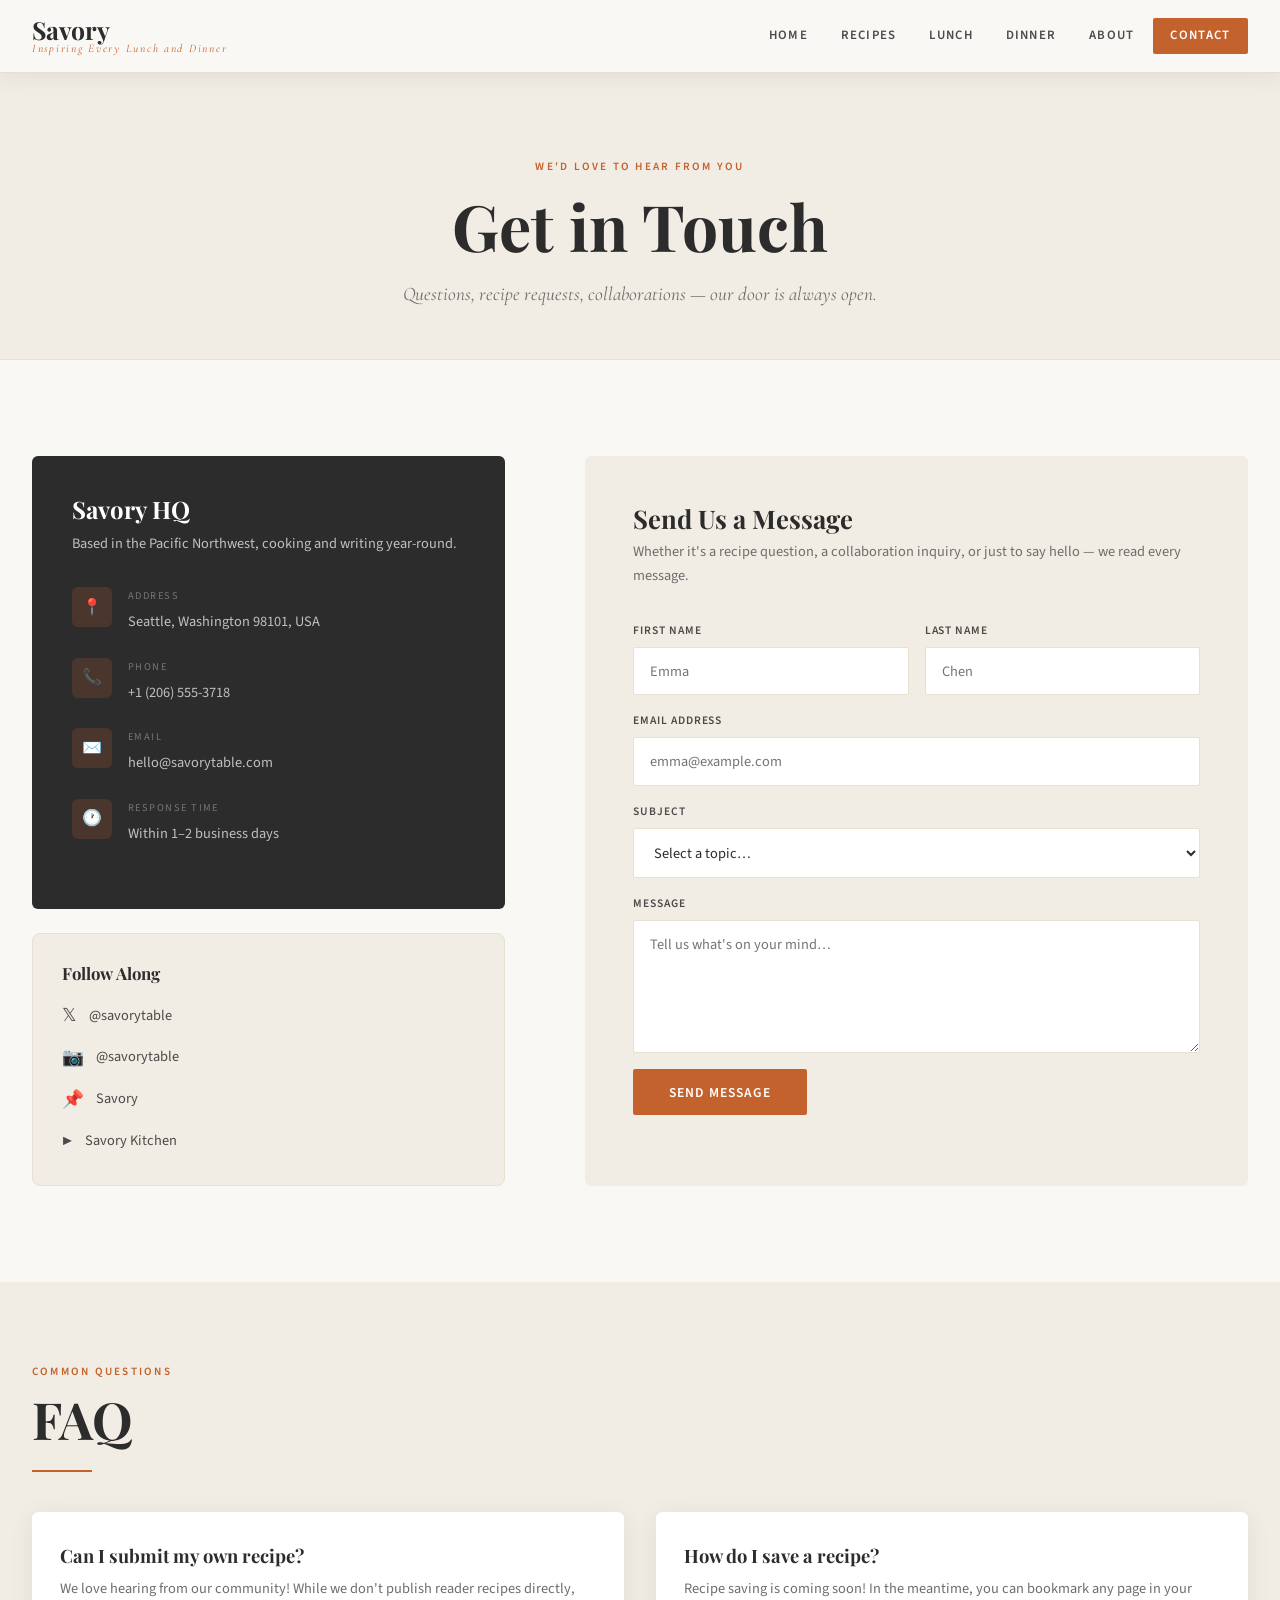
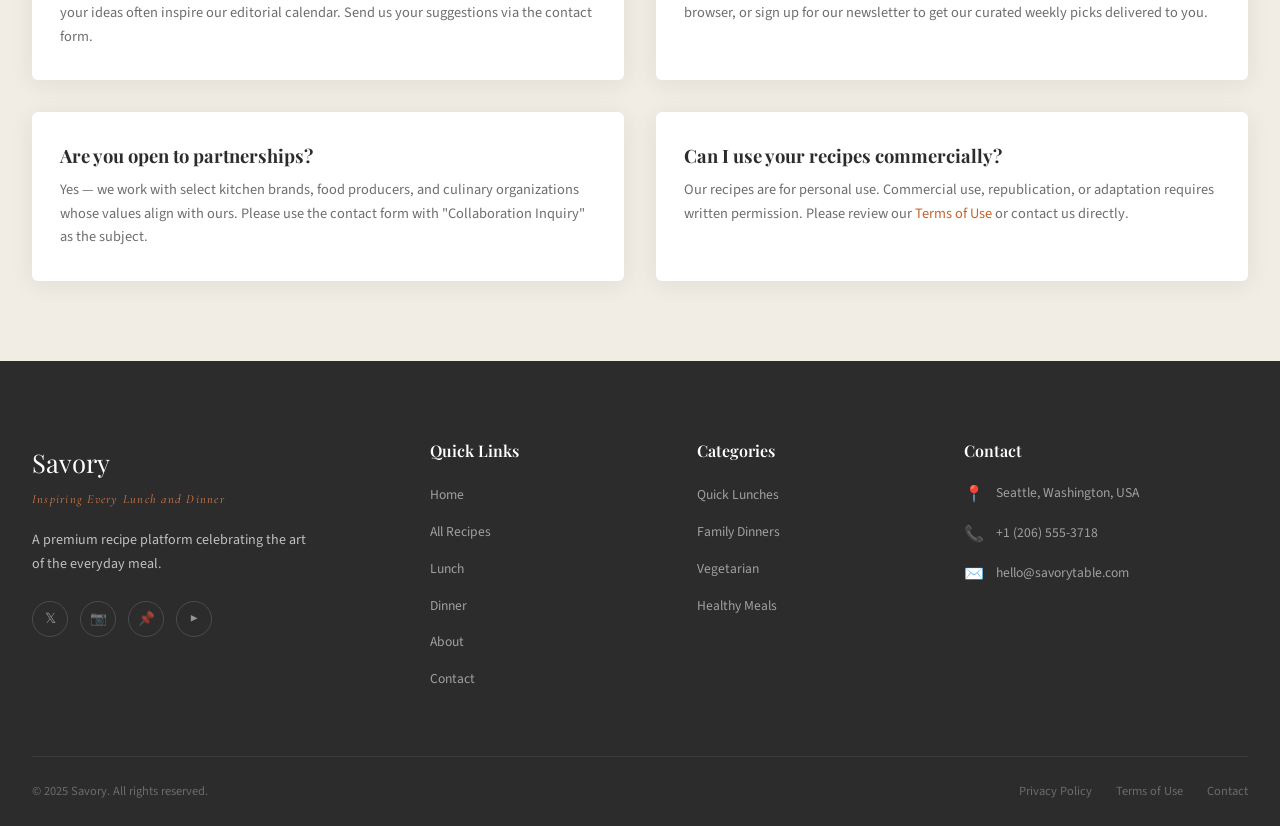
<file: contact.html>
<!DOCTYPE html>
<html lang="en">
<head>
  <meta charset="UTF-8">
  <meta name="viewport" content="width=device-width, initial-scale=1.0">
  <title>Contact — Savory</title>
  <meta name="description" content="Get in touch with the Savory team in Seattle, Washington. We'd love to hear from you.">
  <link rel="icon" href="data:image/svg+xml,<svg xmlns='http://www.w3.org/2000/svg' viewBox='0 0 100 100'><text y='.9em' font-size='90'>🍽</text></svg>">
  <link rel="stylesheet" href="style.css">
</head>
<body class="inner-page">

  <nav id="navbar" class="scrolled">
    <div class="nav-inner">
      <a href="index.html" class="nav-logo">
        <span class="logo-name">Savory</span>
        <span class="logo-tag">Inspiring Every Lunch and Dinner</span>
      </a>
      <div class="nav-links" id="navLinks">
        <a href="index.html">Home</a>
        <a href="recipes.html">Recipes</a>
        <a href="lunch.html">Lunch</a>
        <a href="dinner.html">Dinner</a>
        <a href="about.html">About</a>
        <a href="contact.html" class="active nav-cta">Contact</a>
      </div>
      <button class="nav-toggle" id="navToggle" aria-label="Toggle menu">
        <span></span><span></span><span></span>
      </button>
    </div>
  </nav>

  <!-- Header -->
  <div style="background:var(--cream);padding:5rem 0 3rem;border-bottom:1px solid var(--cream-dark)">
    <div class="container" style="text-align:center">
      <span class="section-label">We'd Love to Hear From You</span>
      <h1 style="font-family:var(--font-display);font-size:clamp(2.5rem,5vw,4rem);margin:0.6rem 0 1rem">Get in Touch</h1>
      <p style="font-family:var(--font-serif);font-style:italic;font-size:1.2rem;color:var(--charcoal-light);max-width:500px;margin:0 auto">Questions, recipe requests, collaborations — our door is always open.</p>
    </div>
  </div>

  <!-- Contact Layout -->
  <div class="container">
    <div class="contact-layout">
      <div>
        <div class="contact-info-card reveal">
          <h3>Savory HQ</h3>
          <p>Based in the Pacific Northwest, cooking and writing year-round.</p>
          <div class="contact-detail">
            <div class="contact-detail-icon">📍</div>
            <div class="contact-detail-text">
              <label>Address</label>
              <span>Seattle, Washington 98101, USA</span>
            </div>
          </div>
          <div class="contact-detail">
            <div class="contact-detail-icon">📞</div>
            <div class="contact-detail-text">
              <label>Phone</label>
              <span>+1 (206) 555-3718</span>
            </div>
          </div>
          <div class="contact-detail">
            <div class="contact-detail-icon">✉️</div>
            <div class="contact-detail-text">
              <label>Email</label>
              <span>hello@savorytable.com</span>
            </div>
          </div>
          <div class="contact-detail">
            <div class="contact-detail-icon">🕐</div>
            <div class="contact-detail-text">
              <label>Response Time</label>
              <span>Within 1–2 business days</span>
            </div>
          </div>
        </div>

        <div style="margin-top:1.5rem;background:var(--cream);border-radius:8px;padding:1.8rem;border:1px solid var(--cream-dark)" class="reveal">
          <h4 style="font-family:var(--font-display);font-size:1.05rem;font-weight:700;margin-bottom:1rem;color:var(--charcoal)">Follow Along</h4>
          <div style="display:flex;flex-direction:column;gap:0.75rem">
            <a href="about.html" style="display:flex;align-items:center;gap:0.75rem;color:var(--charcoal-mid);font-size:0.9rem;transition:color 0.2s" onmouseover="this.style.color='var(--terracotta)'" onmouseout="this.style.color='var(--charcoal-mid)'">
              <span style="font-size:1.1rem">𝕏</span> @savorytable
            </a>
            <a href="about.html" style="display:flex;align-items:center;gap:0.75rem;color:var(--charcoal-mid);font-size:0.9rem;transition:color 0.2s" onmouseover="this.style.color='var(--terracotta)'" onmouseout="this.style.color='var(--charcoal-mid)'">
              <span style="font-size:1.1rem">📷</span> @savorytable
            </a>
            <a href="about.html" style="display:flex;align-items:center;gap:0.75rem;color:var(--charcoal-mid);font-size:0.9rem;transition:color 0.2s" onmouseover="this.style.color='var(--terracotta)'" onmouseout="this.style.color='var(--charcoal-mid)'">
              <span style="font-size:1.1rem">📌</span> Savory
            </a>
            <a href="about.html" style="display:flex;align-items:center;gap:0.75rem;color:var(--charcoal-mid);font-size:0.9rem;transition:color 0.2s" onmouseover="this.style.color='var(--terracotta)'" onmouseout="this.style.color='var(--charcoal-mid)'">
              <span style="font-size:1.1rem">▶</span> Savory Kitchen
            </a>
          </div>
        </div>
      </div>

      <div class="contact-form-box reveal">
        <h3>Send Us a Message</h3>
        <p>Whether it's a recipe question, a collaboration inquiry, or just to say hello — we read every message.</p>
        <form id="contactForm" onsubmit="return false">
          <div class="form-grid">
            <div class="form-group">
              <label for="firstName">First Name</label>
              <input type="text" id="firstName" placeholder="Emma" required>
            </div>
            <div class="form-group">
              <label for="lastName">Last Name</label>
              <input type="text" id="lastName" placeholder="Chen">
            </div>
            <div class="form-group form-full">
              <label for="email">Email Address</label>
              <input type="email" id="email" placeholder="emma@example.com" required>
            </div>
            <div class="form-group form-full">
              <label for="subject">Subject</label>
              <select id="subject">
                <option value="">Select a topic…</option>
                <option>Recipe Question</option>
                <option>Collaboration Inquiry</option>
                <option>Press & Media</option>
                <option>Technical Issue</option>
                <option>General Feedback</option>
                <option>Other</option>
              </select>
            </div>
            <div class="form-group form-full">
              <label for="message">Message</label>
              <textarea id="message" placeholder="Tell us what's on your mind…" rows="5" required></textarea>
            </div>
          </div>
          <button type="submit" class="btn btn-primary">Send Message</button>
        </form>
      </div>
    </div>
  </div>

  <!-- FAQ -->
  <div style="background:var(--cream);padding:5rem 0">
    <div class="container">
      <div class="section-header reveal" style="margin-bottom:2.5rem">
        <span class="section-label">Common Questions</span>
        <h2 class="section-title">FAQ</h2>
        <div class="section-divider"></div>
      </div>
      <div style="display:grid;grid-template-columns:1fr 1fr;gap:2rem">
        <div class="tip-card reveal">
          <h4>Can I submit my own recipe?</h4>
          <p>We love hearing from our community! While we don't publish reader recipes directly, your ideas often inspire our editorial calendar. Send us your suggestions via the contact form.</p>
        </div>
        <div class="tip-card reveal">
          <h4>How do I save a recipe?</h4>
          <p>Recipe saving is coming soon! In the meantime, you can bookmark any page in your browser, or sign up for our newsletter to get our curated weekly picks delivered to you.</p>
        </div>
        <div class="tip-card reveal">
          <h4>Are you open to partnerships?</h4>
          <p>Yes — we work with select kitchen brands, food producers, and culinary organizations whose values align with ours. Please use the contact form with "Collaboration Inquiry" as the subject.</p>
        </div>
        <div class="tip-card reveal">
          <h4>Can I use your recipes commercially?</h4>
          <p>Our recipes are for personal use. Commercial use, republication, or adaptation requires written permission. Please review our <a href="terms.html" style="color:var(--terracotta)">Terms of Use</a> or contact us directly.</p>
        </div>
      </div>
    </div>
  </div>

  <footer>
    <div class="container">
      <div class="footer-grid">
        <div class="footer-brand">
          <span class="logo-name">Savory</span>
          <span class="logo-tag">Inspiring Every Lunch and Dinner</span>
          <p>A premium recipe platform celebrating the art of the everyday meal.</p>
          <div class="footer-social">
            <a href="about.html">𝕏</a><a href="about.html">📷</a><a href="about.html">📌</a><a href="about.html">▶</a>
          </div>
        </div>
        <div class="footer-col">
          <h5>Quick Links</h5>
          <ul>
            <li><a href="index.html">Home</a></li>
            <li><a href="recipes.html">All Recipes</a></li>
            <li><a href="lunch.html">Lunch</a></li>
            <li><a href="dinner.html">Dinner</a></li>
            <li><a href="about.html">About</a></li>
            <li><a href="contact.html">Contact</a></li>
          </ul>
        </div>
        <div class="footer-col">
          <h5>Categories</h5>
          <ul>
            <li><a href="lunch.html">Quick Lunches</a></li>
            <li><a href="dinner.html">Family Dinners</a></li>
            <li><a href="recipes.html">Vegetarian</a></li>
            <li><a href="recipes.html">Healthy Meals</a></li>
          </ul>
        </div>
        <div class="footer-col">
          <h5>Contact</h5>
          <div class="footer-contact">
            <div class="footer-contact-item"><span>📍</span><span>Seattle, Washington, USA</span></div>
            <div class="footer-contact-item"><span>📞</span><span>+1 (206) 555-3718</span></div>
            <div class="footer-contact-item"><span>✉️</span><span>hello@savorytable.com</span></div>
          </div>
        </div>
      </div>
      <div class="footer-bottom">
        <span>© 2025 Savory. All rights reserved.</span>
        <div class="footer-bottom-links">
          <a href="privacy.html">Privacy Policy</a>
          <a href="terms.html">Terms of Use</a>
          <a href="contact.html">Contact</a>
        </div>
      </div>
    </div>
  </footer>

  <div class="toast" id="toast"><span class="toast-icon">✓</span><span class="toast-msg"></span></div>
  <script src="script.js"></script>
</body>
</html>
</file>
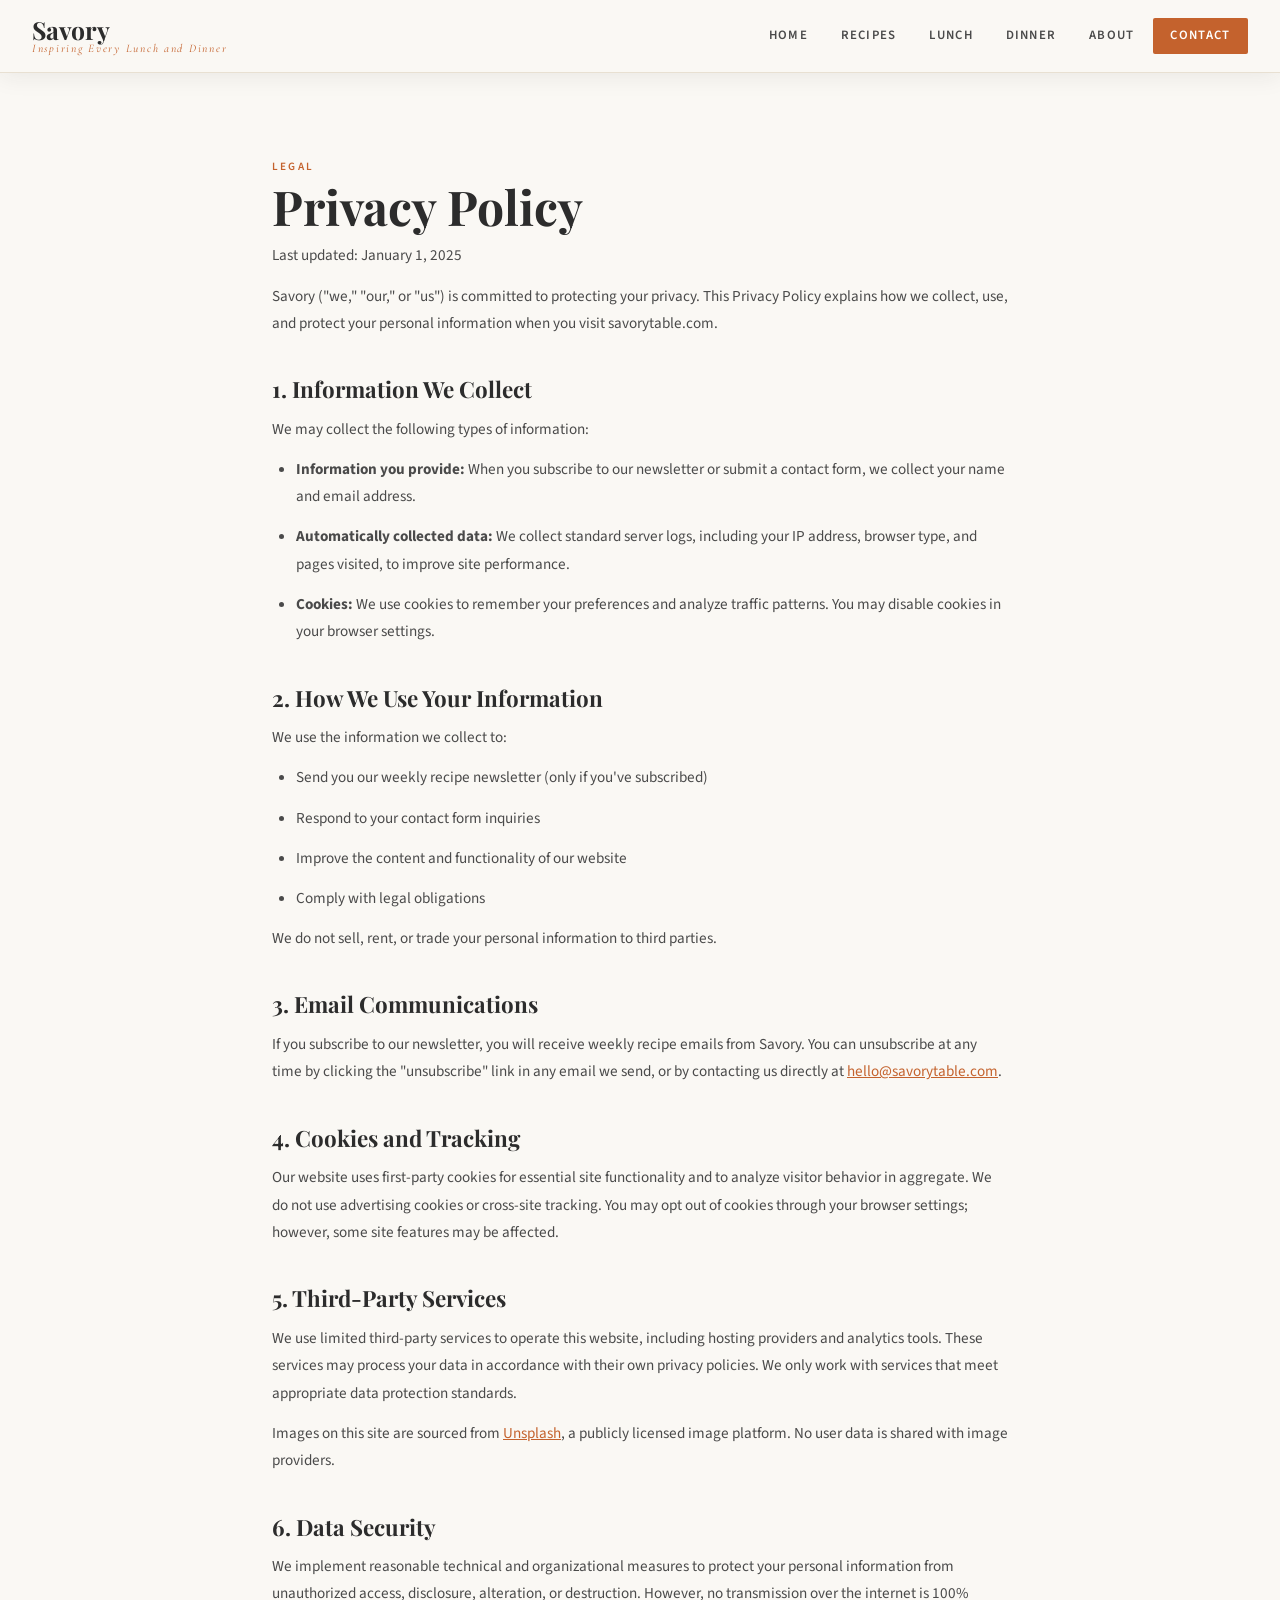
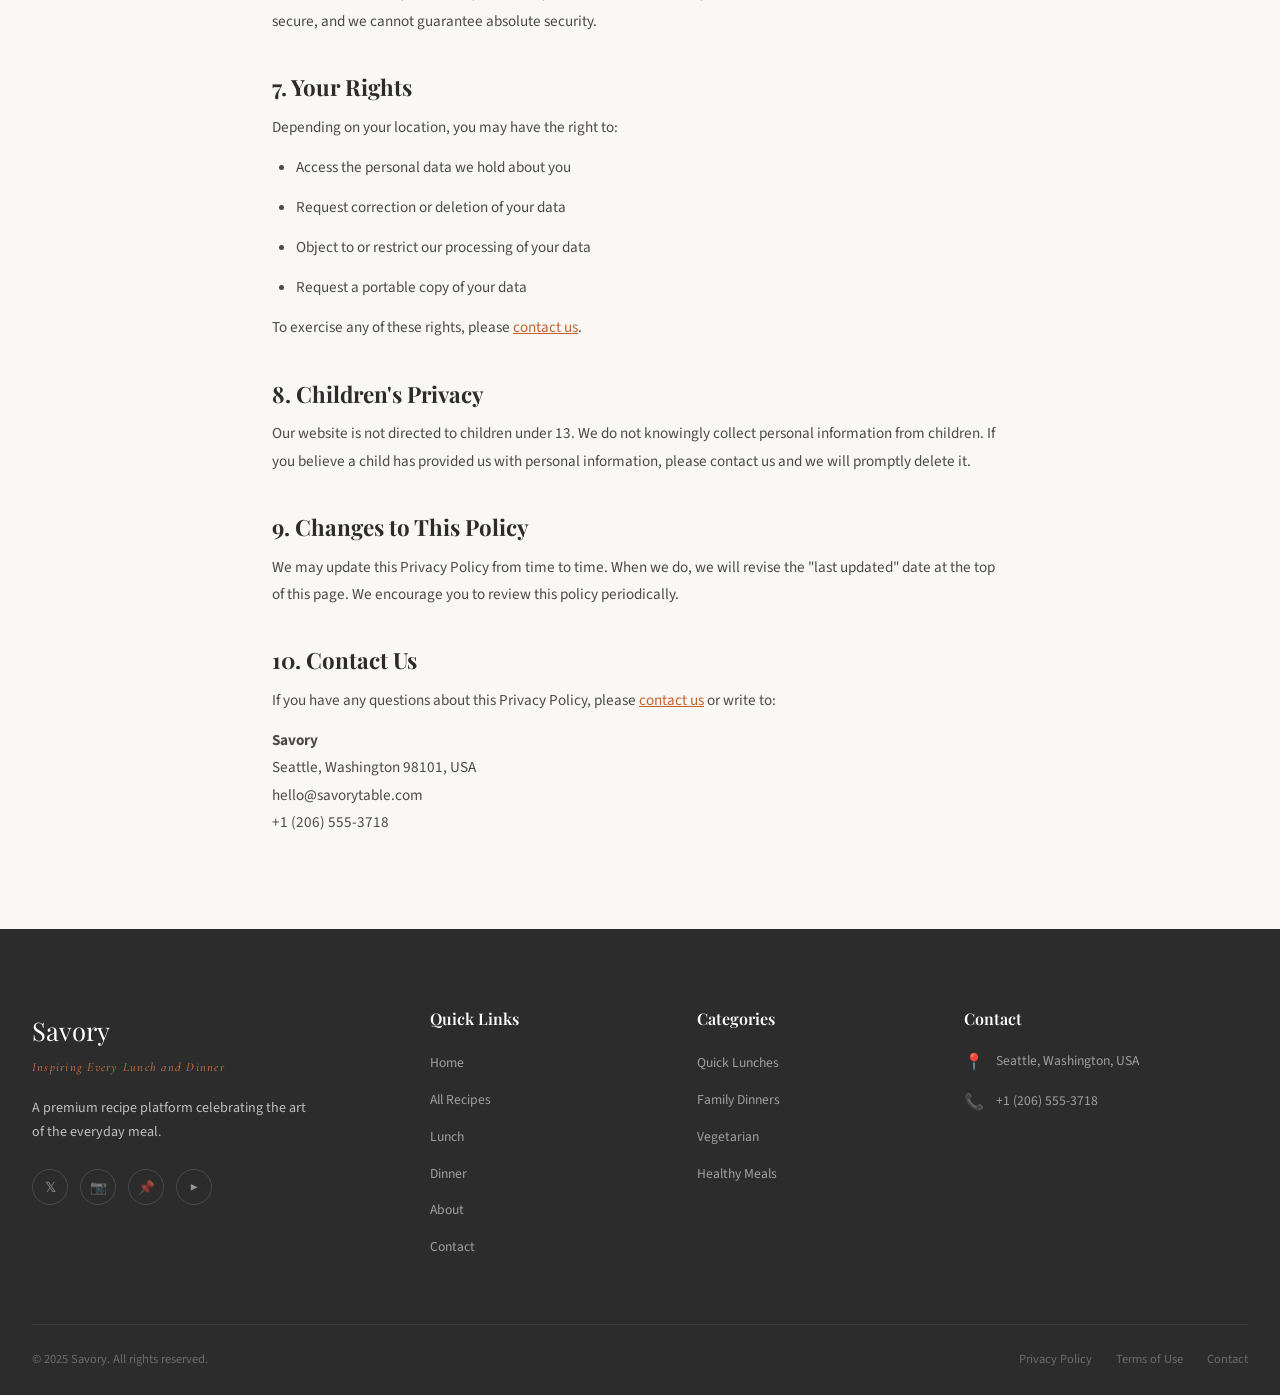
<file: privacy.html>
<!DOCTYPE html>
<html lang="en">
<head>
  <meta charset="UTF-8">
  <meta name="viewport" content="width=device-width, initial-scale=1.0">
  <title>Privacy Policy — Savory</title>
  <link rel="icon" href="data:image/svg+xml,<svg xmlns='http://www.w3.org/2000/svg' viewBox='0 0 100 100'><text y='.9em' font-size='90'>🍽</text></svg>">
  <link rel="stylesheet" href="style.css">
</head>
<body class="inner-page">

  <nav id="navbar" class="scrolled">
    <div class="nav-inner">
      <a href="index.html" class="nav-logo">
        <span class="logo-name">Savory</span>
        <span class="logo-tag">Inspiring Every Lunch and Dinner</span>
      </a>
      <div class="nav-links" id="navLinks">
        <a href="index.html">Home</a>
        <a href="recipes.html">Recipes</a>
        <a href="lunch.html">Lunch</a>
        <a href="dinner.html">Dinner</a>
        <a href="about.html">About</a>
        <a href="contact.html" class="nav-cta">Contact</a>
      </div>
      <button class="nav-toggle" id="navToggle" aria-label="Toggle menu">
        <span></span><span></span><span></span>
      </button>
    </div>
  </nav>

  <div class="policy-content">
    <span class="section-label">Legal</span>
    <h1>Privacy Policy</h1>
    <p class="policy-date">Last updated: January 1, 2025</p>

    <p>Savory ("we," "our," or "us") is committed to protecting your privacy. This Privacy Policy explains how we collect, use, and protect your personal information when you visit savorytable.com.</p>

    <h2>1. Information We Collect</h2>
    <p>We may collect the following types of information:</p>
    <ul>
      <li><strong>Information you provide:</strong> When you subscribe to our newsletter or submit a contact form, we collect your name and email address.</li>
      <li><strong>Automatically collected data:</strong> We collect standard server logs, including your IP address, browser type, and pages visited, to improve site performance.</li>
      <li><strong>Cookies:</strong> We use cookies to remember your preferences and analyze traffic patterns. You may disable cookies in your browser settings.</li>
    </ul>

    <h2>2. How We Use Your Information</h2>
    <p>We use the information we collect to:</p>
    <ul>
      <li>Send you our weekly recipe newsletter (only if you've subscribed)</li>
      <li>Respond to your contact form inquiries</li>
      <li>Improve the content and functionality of our website</li>
      <li>Comply with legal obligations</li>
    </ul>
    <p>We do not sell, rent, or trade your personal information to third parties.</p>

    <h2>3. Email Communications</h2>
    <p>If you subscribe to our newsletter, you will receive weekly recipe emails from Savory. You can unsubscribe at any time by clicking the "unsubscribe" link in any email we send, or by contacting us directly at <a href="contact.html">hello@savorytable.com</a>.</p>

    <h2>4. Cookies and Tracking</h2>
    <p>Our website uses first-party cookies for essential site functionality and to analyze visitor behavior in aggregate. We do not use advertising cookies or cross-site tracking. You may opt out of cookies through your browser settings; however, some site features may be affected.</p>

    <h2>5. Third-Party Services</h2>
    <p>We use limited third-party services to operate this website, including hosting providers and analytics tools. These services may process your data in accordance with their own privacy policies. We only work with services that meet appropriate data protection standards.</p>
    <p>Images on this site are sourced from <a href="about.html">Unsplash</a>, a publicly licensed image platform. No user data is shared with image providers.</p>

    <h2>6. Data Security</h2>
    <p>We implement reasonable technical and organizational measures to protect your personal information from unauthorized access, disclosure, alteration, or destruction. However, no transmission over the internet is 100% secure, and we cannot guarantee absolute security.</p>

    <h2>7. Your Rights</h2>
    <p>Depending on your location, you may have the right to:</p>
    <ul>
      <li>Access the personal data we hold about you</li>
      <li>Request correction or deletion of your data</li>
      <li>Object to or restrict our processing of your data</li>
      <li>Request a portable copy of your data</li>
    </ul>
    <p>To exercise any of these rights, please <a href="contact.html">contact us</a>.</p>

    <h2>8. Children's Privacy</h2>
    <p>Our website is not directed to children under 13. We do not knowingly collect personal information from children. If you believe a child has provided us with personal information, please contact us and we will promptly delete it.</p>

    <h2>9. Changes to This Policy</h2>
    <p>We may update this Privacy Policy from time to time. When we do, we will revise the "last updated" date at the top of this page. We encourage you to review this policy periodically.</p>

    <h2>10. Contact Us</h2>
    <p>If you have any questions about this Privacy Policy, please <a href="contact.html">contact us</a> or write to:</p>
    <p><strong>Savory</strong><br>Seattle, Washington 98101, USA<br>hello@savorytable.com<br>+1 (206) 555-3718</p>
  </div>

  <footer>
    <div class="container">
      <div class="footer-grid">
        <div class="footer-brand">
          <span class="logo-name">Savory</span>
          <span class="logo-tag">Inspiring Every Lunch and Dinner</span>
          <p>A premium recipe platform celebrating the art of the everyday meal.</p>
          <div class="footer-social">
            <a href="about.html">𝕏</a><a href="about.html">📷</a><a href="about.html">📌</a><a href="about.html">▶</a>
          </div>
        </div>
        <div class="footer-col">
          <h5>Quick Links</h5>
          <ul>
            <li><a href="index.html">Home</a></li>
            <li><a href="recipes.html">All Recipes</a></li>
            <li><a href="lunch.html">Lunch</a></li>
            <li><a href="dinner.html">Dinner</a></li>
            <li><a href="about.html">About</a></li>
            <li><a href="contact.html">Contact</a></li>
          </ul>
        </div>
        <div class="footer-col">
          <h5>Categories</h5>
          <ul>
            <li><a href="lunch.html">Quick Lunches</a></li>
            <li><a href="dinner.html">Family Dinners</a></li>
            <li><a href="recipes.html">Vegetarian</a></li>
            <li><a href="recipes.html">Healthy Meals</a></li>
          </ul>
        </div>
        <div class="footer-col">
          <h5>Contact</h5>
          <div class="footer-contact">
            <div class="footer-contact-item"><span>📍</span><span>Seattle, Washington, USA</span></div>
            <div class="footer-contact-item"><span>📞</span><span>+1 (206) 555-3718</span></div>
          </div>
        </div>
      </div>
      <div class="footer-bottom">
        <span>© 2025 Savory. All rights reserved.</span>
        <div class="footer-bottom-links">
          <a href="privacy.html">Privacy Policy</a>
          <a href="terms.html">Terms of Use</a>
          <a href="contact.html">Contact</a>
        </div>
      </div>
    </div>
  </footer>

  <script src="script.js"></script>
</body>
</html>
</file>
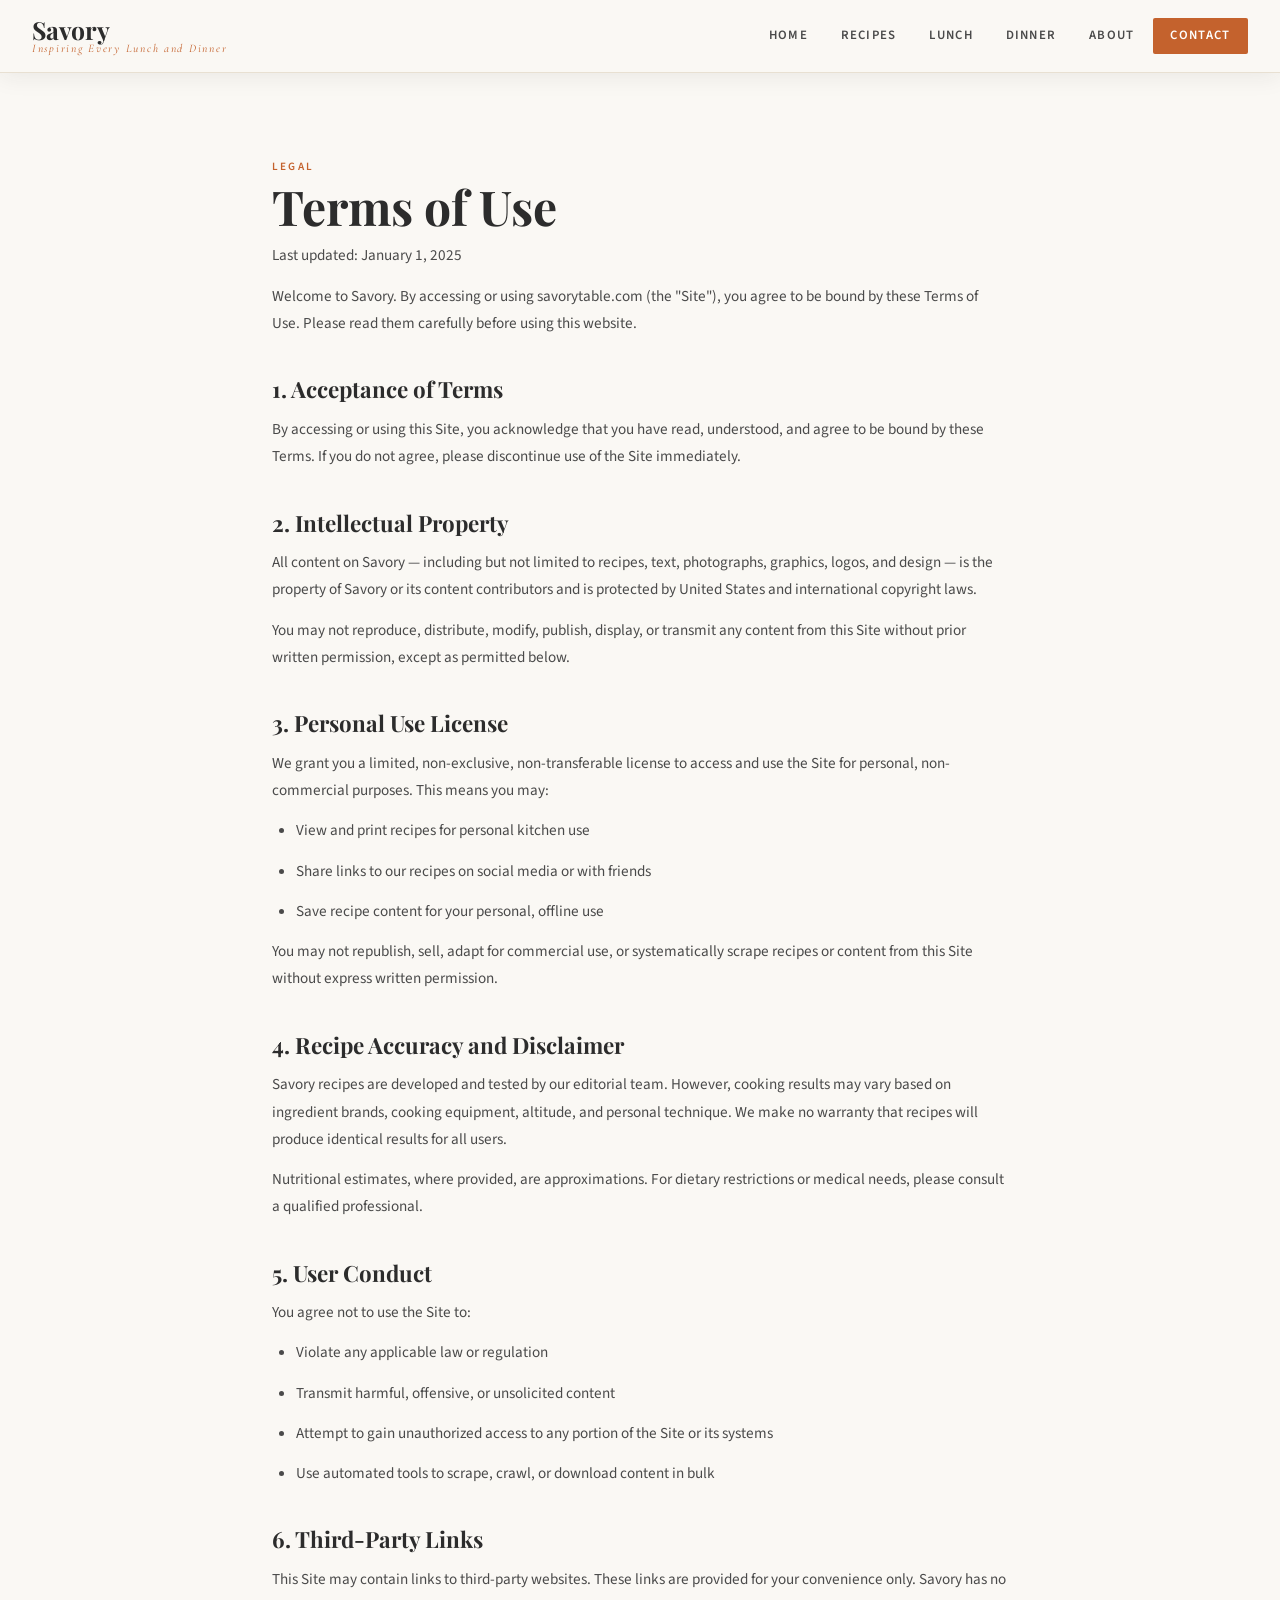
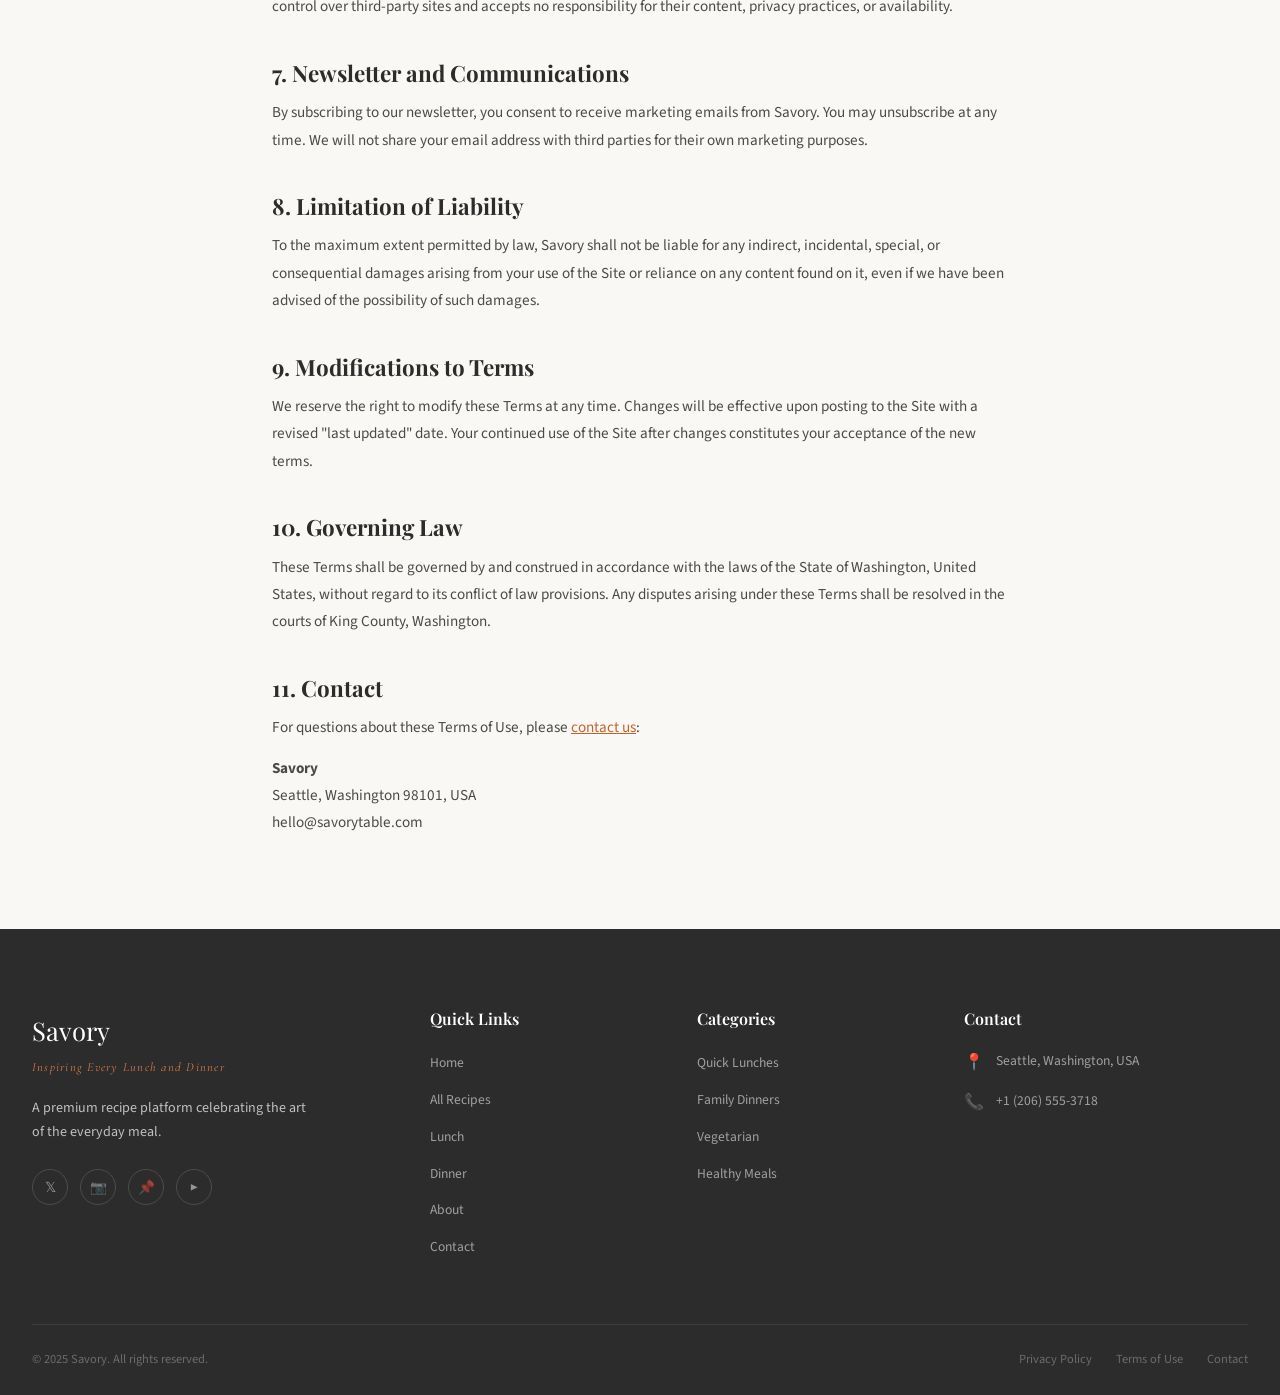
<file: terms.html>
<!DOCTYPE html>
<html lang="en">
<head>
  <meta charset="UTF-8">
  <meta name="viewport" content="width=device-width, initial-scale=1.0">
  <title>Terms of Use — Savory</title>
  <link rel="icon" href="data:image/svg+xml,<svg xmlns='http://www.w3.org/2000/svg' viewBox='0 0 100 100'><text y='.9em' font-size='90'>🍽</text></svg>">
  <link rel="stylesheet" href="style.css">
</head>
<body class="inner-page">

  <nav id="navbar" class="scrolled">
    <div class="nav-inner">
      <a href="index.html" class="nav-logo">
        <span class="logo-name">Savory</span>
        <span class="logo-tag">Inspiring Every Lunch and Dinner</span>
      </a>
      <div class="nav-links" id="navLinks">
        <a href="index.html">Home</a>
        <a href="recipes.html">Recipes</a>
        <a href="lunch.html">Lunch</a>
        <a href="dinner.html">Dinner</a>
        <a href="about.html">About</a>
        <a href="contact.html" class="nav-cta">Contact</a>
      </div>
      <button class="nav-toggle" id="navToggle" aria-label="Toggle menu">
        <span></span><span></span><span></span>
      </button>
    </div>
  </nav>

  <div class="policy-content">
    <span class="section-label">Legal</span>
    <h1>Terms of Use</h1>
    <p class="policy-date">Last updated: January 1, 2025</p>

    <p>Welcome to Savory. By accessing or using savorytable.com (the "Site"), you agree to be bound by these Terms of Use. Please read them carefully before using this website.</p>

    <h2>1. Acceptance of Terms</h2>
    <p>By accessing or using this Site, you acknowledge that you have read, understood, and agree to be bound by these Terms. If you do not agree, please discontinue use of the Site immediately.</p>

    <h2>2. Intellectual Property</h2>
    <p>All content on Savory — including but not limited to recipes, text, photographs, graphics, logos, and design — is the property of Savory or its content contributors and is protected by United States and international copyright laws.</p>
    <p>You may not reproduce, distribute, modify, publish, display, or transmit any content from this Site without prior written permission, except as permitted below.</p>

    <h2>3. Personal Use License</h2>
    <p>We grant you a limited, non-exclusive, non-transferable license to access and use the Site for personal, non-commercial purposes. This means you may:</p>
    <ul>
      <li>View and print recipes for personal kitchen use</li>
      <li>Share links to our recipes on social media or with friends</li>
      <li>Save recipe content for your personal, offline use</li>
    </ul>
    <p>You may not republish, sell, adapt for commercial use, or systematically scrape recipes or content from this Site without express written permission.</p>

    <h2>4. Recipe Accuracy and Disclaimer</h2>
    <p>Savory recipes are developed and tested by our editorial team. However, cooking results may vary based on ingredient brands, cooking equipment, altitude, and personal technique. We make no warranty that recipes will produce identical results for all users.</p>
    <p>Nutritional estimates, where provided, are approximations. For dietary restrictions or medical needs, please consult a qualified professional.</p>

    <h2>5. User Conduct</h2>
    <p>You agree not to use the Site to:</p>
    <ul>
      <li>Violate any applicable law or regulation</li>
      <li>Transmit harmful, offensive, or unsolicited content</li>
      <li>Attempt to gain unauthorized access to any portion of the Site or its systems</li>
      <li>Use automated tools to scrape, crawl, or download content in bulk</li>
    </ul>

    <h2>6. Third-Party Links</h2>
    <p>This Site may contain links to third-party websites. These links are provided for your convenience only. Savory has no control over third-party sites and accepts no responsibility for their content, privacy practices, or availability.</p>

    <h2>7. Newsletter and Communications</h2>
    <p>By subscribing to our newsletter, you consent to receive marketing emails from Savory. You may unsubscribe at any time. We will not share your email address with third parties for their own marketing purposes.</p>

    <h2>8. Limitation of Liability</h2>
    <p>To the maximum extent permitted by law, Savory shall not be liable for any indirect, incidental, special, or consequential damages arising from your use of the Site or reliance on any content found on it, even if we have been advised of the possibility of such damages.</p>

    <h2>9. Modifications to Terms</h2>
    <p>We reserve the right to modify these Terms at any time. Changes will be effective upon posting to the Site with a revised "last updated" date. Your continued use of the Site after changes constitutes your acceptance of the new terms.</p>

    <h2>10. Governing Law</h2>
    <p>These Terms shall be governed by and construed in accordance with the laws of the State of Washington, United States, without regard to its conflict of law provisions. Any disputes arising under these Terms shall be resolved in the courts of King County, Washington.</p>

    <h2>11. Contact</h2>
    <p>For questions about these Terms of Use, please <a href="contact.html">contact us</a>:</p>
    <p><strong>Savory</strong><br>Seattle, Washington 98101, USA<br>hello@savorytable.com</p>
  </div>

  <footer>
    <div class="container">
      <div class="footer-grid">
        <div class="footer-brand">
          <span class="logo-name">Savory</span>
          <span class="logo-tag">Inspiring Every Lunch and Dinner</span>
          <p>A premium recipe platform celebrating the art of the everyday meal.</p>
          <div class="footer-social">
            <a href="about.html">𝕏</a><a href="about.html">📷</a><a href="about.html">📌</a><a href="about.html">▶</a>
          </div>
        </div>
        <div class="footer-col">
          <h5>Quick Links</h5>
          <ul>
            <li><a href="index.html">Home</a></li>
            <li><a href="recipes.html">All Recipes</a></li>
            <li><a href="lunch.html">Lunch</a></li>
            <li><a href="dinner.html">Dinner</a></li>
            <li><a href="about.html">About</a></li>
            <li><a href="contact.html">Contact</a></li>
          </ul>
        </div>
        <div class="footer-col">
          <h5>Categories</h5>
          <ul>
            <li><a href="lunch.html">Quick Lunches</a></li>
            <li><a href="dinner.html">Family Dinners</a></li>
            <li><a href="recipes.html">Vegetarian</a></li>
            <li><a href="recipes.html">Healthy Meals</a></li>
          </ul>
        </div>
        <div class="footer-col">
          <h5>Contact</h5>
          <div class="footer-contact">
            <div class="footer-contact-item"><span>📍</span><span>Seattle, Washington, USA</span></div>
            <div class="footer-contact-item"><span>📞</span><span>+1 (206) 555-3718</span></div>
          </div>
        </div>
      </div>
      <div class="footer-bottom">
        <span>© 2025 Savory. All rights reserved.</span>
        <div class="footer-bottom-links">
          <a href="privacy.html">Privacy Policy</a>
          <a href="terms.html">Terms of Use</a>
          <a href="contact.html">Contact</a>
        </div>
      </div>
    </div>
  </footer>

  <script src="script.js"></script>
</body>
</html>
</file>
<file: style.css>
/* ============================================================
   SAVORY TABLE — Premium Editorial Recipe Platform
   Style Guide: Food Magazine / Editorial / Warm & Refined
   ============================================================ */

@import url('https://fonts.googleapis.com/css2?family=Cormorant+Garamond:ital,wght@0,300;0,400;0,500;0,600;0,700;1,300;1,400;1,500&family=Playfair+Display:ital,wght@0,400;0,500;0,600;0,700;0,800;1,400;1,700&family=Source+Sans+3:ital,wght@0,300;0,400;0,600;1,300;1,400&display=swap');

/* ─── CSS Variables ─────────────────────────────────────────── */
:root {
  --warm-white:    #FAF8F4;
  --cream:         #F2EDE4;
  --cream-dark:    #E8E0D2;
  --olive:         #6B7C4E;
  --olive-dark:    #4A5835;
  --olive-light:   #8A9B68;
  --terracotta:    #C4622D;
  --terra-light:   #D97A47;
  --terra-pale:    #F0D5C5;
  --charcoal:      #2C2C2C;
  --charcoal-mid:  #4A4A4A;
  --charcoal-light:#6E6E6E;
  --gold:          #B8963E;
  --gold-light:    #D4B063;

  --font-display:  'Playfair Display', Georgia, serif;
  --font-serif:    'Cormorant Garamond', Georgia, serif;
  --font-body:     'Source Sans 3', sans-serif;

  --nav-h:         72px;
  --radius-sm:     6px;
  --radius-md:     12px;
  --radius-lg:     20px;

  --shadow-soft:   0 4px 24px rgba(44,44,44,0.08);
  --shadow-card:   0 8px 40px rgba(44,44,44,0.12);
  --shadow-lift:   0 16px 56px rgba(44,44,44,0.18);

  --transition:    0.35s cubic-bezier(0.25, 0.46, 0.45, 0.94);
}

/* ─── Reset & Base ──────────────────────────────────────────── */
*, *::before, *::after { box-sizing: border-box; margin: 0; padding: 0; }

html { scroll-behavior: smooth; font-size: 16px; }

body {
  background: var(--warm-white);
  color: var(--charcoal);
  font-family: var(--font-body);
  font-weight: 400;
  line-height: 1.7;
  -webkit-font-smoothing: antialiased;
}

img { display: block; max-width: 100%; height: auto; }
a { text-decoration: none; color: inherit; }
ul { list-style: none; }
button { cursor: pointer; border: none; background: none; font-family: inherit; }

/* ─── Typography ────────────────────────────────────────────── */
h1, h2, h3 { font-family: var(--font-display); font-weight: 700; line-height: 1.15; }
h4, h5, h6 { font-family: var(--font-serif); font-weight: 600; line-height: 1.3; }

.serif { font-family: var(--font-serif); }
.display { font-family: var(--font-display); }

.section-label {
  font-family: var(--font-body);
  font-size: 0.7rem;
  font-weight: 600;
  letter-spacing: 0.2em;
  text-transform: uppercase;
  color: var(--terracotta);
}

.section-title {
  font-family: var(--font-display);
  font-size: clamp(2rem, 4vw, 3.2rem);
  color: var(--charcoal);
  line-height: 1.1;
}

.section-sub {
  font-family: var(--font-serif);
  font-size: 1.2rem;
  color: var(--charcoal-light);
  font-style: italic;
  max-width: 540px;
}

/* ─── Layout Utilities ──────────────────────────────────────── */
.container {
  width: 100%;
  max-width: 1320px;
  margin: 0 auto;
  padding: 0 2rem;
}

.grid-2 { display: grid; grid-template-columns: 1fr 1fr; gap: 2rem; }
.grid-3 { display: grid; grid-template-columns: repeat(3, 1fr); gap: 2rem; }
.grid-4 { display: grid; grid-template-columns: repeat(4, 1fr); gap: 1.5rem; }

.section-header {
  display: flex;
  flex-direction: column;
  gap: 0.6rem;
  margin-bottom: 3rem;
}

section { padding: 6rem 0; }

/* ─── Buttons ───────────────────────────────────────────────── */
.btn {
  display: inline-flex;
  align-items: center;
  gap: 0.5rem;
  padding: 0.85rem 2.2rem;
  font-family: var(--font-body);
  font-size: 0.85rem;
  font-weight: 600;
  letter-spacing: 0.08em;
  text-transform: uppercase;
  border-radius: 2px;
  transition: var(--transition);
  position: relative;
  overflow: hidden;
}

.btn-primary {
  background: var(--terracotta);
  color: #fff;
}
.btn-primary:hover {
  background: var(--charcoal);
  transform: translateY(-1px);
  box-shadow: 0 6px 20px rgba(196,98,45,0.35);
}

.btn-outline {
  background: transparent;
  color: var(--charcoal);
  border: 1.5px solid var(--charcoal);
}
.btn-outline:hover {
  background: var(--charcoal);
  color: #fff;
}

.btn-ghost {
  background: rgba(255,255,255,0.15);
  color: #fff;
  border: 1.5px solid rgba(255,255,255,0.5);
  backdrop-filter: blur(8px);
}
.btn-ghost:hover {
  background: rgba(255,255,255,0.25);
}

.btn-olive {
  background: var(--olive);
  color: #fff;
}
.btn-olive:hover {
  background: var(--olive-dark);
}

/* ─── Navigation ────────────────────────────────────────────── */
#navbar {
  position: fixed;
  top: 0; left: 0; right: 0;
  z-index: 1000;
  height: var(--nav-h);
  display: flex;
  align-items: center;
  transition: background 0.4s ease, box-shadow 0.4s ease;
}

#navbar.transparent { background: transparent; }
#navbar.scrolled {
  background: var(--warm-white);
  box-shadow: 0 1px 0 var(--cream-dark), var(--shadow-soft);
}

.nav-inner {
  display: flex;
  align-items: center;
  justify-content: space-between;
  width: 100%;
  max-width: 1320px;
  margin: 0 auto;
  padding: 0 2rem;
}

.nav-logo {
  display: flex;
  flex-direction: column;
  line-height: 1;
}
.nav-logo .logo-name {
  font-family: var(--font-display);
  font-size: 1.55rem;
  font-weight: 700;
  color: var(--charcoal);
  letter-spacing: -0.01em;
  transition: color 0.3s;
}
.nav-logo .logo-tag {
  font-family: var(--font-serif);
  font-size: 0.72rem;
  color: var(--terracotta);
  letter-spacing: 0.15em;
  font-style: italic;
}
#navbar.transparent .logo-name { color: #fff; }
#navbar.transparent .logo-tag { color: rgba(255,255,255,0.75); }

.nav-links {
  display: flex;
  align-items: center;
  gap: 0.25rem;
}

.nav-links a {
  font-size: 0.8rem;
  font-weight: 600;
  letter-spacing: 0.1em;
  text-transform: uppercase;
  padding: 0.4rem 0.9rem;
  color: var(--charcoal-mid);
  border-radius: 2px;
  transition: color 0.25s, background 0.25s;
  position: relative;
}
#navbar.transparent .nav-links a { color: rgba(255,255,255,0.88); }
.nav-links a:hover, .nav-links a.active {
  color: var(--terracotta);
}
#navbar.transparent .nav-links a:hover { color: #fff; }

.nav-cta {
  background: var(--terracotta) !important;
  color: #fff !important;
  padding: 0.45rem 1.1rem !important;
}
.nav-cta:hover { background: var(--charcoal) !important; }

.nav-toggle {
  display: none;
  flex-direction: column;
  gap: 5px;
  padding: 4px;
  cursor: pointer;
}
.nav-toggle span {
  display: block;
  width: 24px; height: 2px;
  background: var(--charcoal);
  transition: var(--transition);
}
#navbar.transparent .nav-toggle span { background: #fff; }

/* ─── Hero ──────────────────────────────────────────────────── */
.hero {
  position: relative;
  height: 100vh;
  min-height: 680px;
  display: flex;
  align-items: flex-end;
  padding-bottom: 8rem;
  overflow: hidden;
}

.hero-bg {
  position: absolute;
  inset: 0;
  background: url('https://images.unsplash.com/photo-1547592180-85f173990554?w=1800&auto=format&fit=crop') center/cover no-repeat;
}

.hero-overlay {
  position: absolute;
  inset: 0;
  background: linear-gradient(
    to top,
    rgba(28,24,20,0.82) 0%,
    rgba(28,24,20,0.45) 45%,
    rgba(28,24,20,0.1) 100%
  );
}

.hero-content {
  position: relative;
  z-index: 2;
  max-width: 720px;
}

.hero-label {
  font-size: 0.68rem;
  font-weight: 600;
  letter-spacing: 0.28em;
  text-transform: uppercase;
  color: var(--terra-light);
  margin-bottom: 1.2rem;
  display: flex;
  align-items: center;
  gap: 0.75rem;
}
.hero-label::before {
  content: '';
  display: block;
  width: 32px; height: 1px;
  background: var(--terra-light);
}

.hero h1 {
  font-size: clamp(3.2rem, 7vw, 6rem);
  color: #fff;
  line-height: 1.03;
  margin-bottom: 1.4rem;
  font-style: italic;
  font-weight: 700;
}
.hero h1 em { font-style: normal; color: var(--terra-light); }

.hero-sub {
  font-family: var(--font-serif);
  font-size: 1.25rem;
  color: rgba(255,255,255,0.82);
  font-style: italic;
  max-width: 480px;
  margin-bottom: 2.4rem;
  line-height: 1.6;
}

.hero-actions { display: flex; gap: 1rem; flex-wrap: wrap; }

.hero-scroll {
  position: absolute;
  bottom: 2.5rem;
  right: 2.5rem;
  z-index: 2;
  display: flex;
  flex-direction: column;
  align-items: center;
  gap: 0.5rem;
  color: rgba(255,255,255,0.5);
  font-size: 0.65rem;
  letter-spacing: 0.2em;
  text-transform: uppercase;
}
.hero-scroll-line {
  width: 1px; height: 50px;
  background: rgba(255,255,255,0.3);
  animation: scrollPulse 2s ease infinite;
}
@keyframes scrollPulse {
  0%, 100% { opacity: 0.3; transform: scaleY(1); }
  50% { opacity: 0.8; transform: scaleY(1.1); }
}

/* ─── Recipe Cards (General) ────────────────────────────────── */
.recipe-card {
  background: #fff;
  border-radius: var(--radius-sm);
  overflow: hidden;
  box-shadow: var(--shadow-soft);
  transition: transform 0.3s ease, box-shadow 0.3s ease;
  cursor: pointer;
}
.recipe-card:hover {
  transform: translateY(-6px);
  box-shadow: var(--shadow-lift);
}

.card-img {
  position: relative;
  overflow: hidden;
  aspect-ratio: 4/3;
}
.card-img img {
  width: 100%; height: 100%;
  object-fit: cover;
  transition: transform 0.5s ease;
}
.recipe-card:hover .card-img img { transform: scale(1.06); }

.card-badge {
  position: absolute;
  top: 1rem; left: 1rem;
  background: var(--terracotta);
  color: #fff;
  font-size: 0.62rem;
  font-weight: 600;
  letter-spacing: 0.12em;
  text-transform: uppercase;
  padding: 0.3rem 0.75rem;
  border-radius: 2px;
}
.card-badge.lunch { background: var(--olive); }
.card-badge.dinner { background: var(--terracotta); }

.card-save {
  position: absolute;
  top: 1rem; right: 1rem;
  width: 36px; height: 36px;
  background: rgba(255,255,255,0.9);
  border-radius: 50%;
  display: flex; align-items: center; justify-content: center;
  backdrop-filter: blur(4px);
  transition: background 0.2s, transform 0.2s;
  font-size: 1rem;
  color: var(--charcoal-light);
}
.card-save:hover { background: #fff; color: var(--terracotta); transform: scale(1.1); }

.card-body { padding: 1.4rem 1.6rem 1.8rem; }

.card-meta {
  display: flex;
  gap: 1.2rem;
  margin-bottom: 0.75rem;
  font-size: 0.72rem;
  color: var(--charcoal-light);
  font-weight: 600;
  letter-spacing: 0.05em;
}
.card-meta span { display: flex; align-items: center; gap: 0.3rem; }

.card-title {
  font-family: var(--font-display);
  font-size: 1.2rem;
  font-weight: 700;
  color: var(--charcoal);
  margin-bottom: 0.5rem;
  line-height: 1.2;
}

.card-desc {
  font-size: 0.88rem;
  color: var(--charcoal-light);
  line-height: 1.6;
  display: -webkit-box;
  -webkit-line-clamp: 2;
  -webkit-box-orient: vertical;
  overflow: hidden;
}

/* ─── Section 2: Featured Recipes ──────────────────────────── */
#featured { background: var(--cream); }

.featured-grid {
  display: grid;
  grid-template-columns: 1.4fr 1fr 1fr;
  grid-template-rows: auto auto;
  gap: 1.5rem;
}
.featured-hero-card {
  grid-row: 1 / 3;
}
.featured-hero-card .card-img { aspect-ratio: 3/4; }

/* ─── Section 3: Browse By Category ────────────────────────── */
#categories { background: var(--warm-white); }

.category-grid {
  display: grid;
  grid-template-columns: repeat(3, 1fr);
  gap: 1.25rem;
}

.category-card {
  position: relative;
  border-radius: var(--radius-sm);
  overflow: hidden;
  aspect-ratio: 4/3;
  cursor: pointer;
}
.category-card img {
  width: 100%; height: 100%;
  object-fit: cover;
  transition: transform 0.5s ease;
}
.category-card:hover img { transform: scale(1.07); }

.category-overlay {
  position: absolute;
  inset: 0;
  background: linear-gradient(to top, rgba(28,24,20,0.75) 0%, rgba(28,24,20,0.1) 55%);
  transition: background 0.3s;
}
.category-card:hover .category-overlay {
  background: linear-gradient(to top, rgba(196,98,45,0.75) 0%, rgba(28,24,20,0.15) 55%);
}

.category-label {
  position: absolute;
  bottom: 1.4rem;
  left: 1.4rem;
  color: #fff;
}
.category-label span {
  display: block;
  font-family: var(--font-display);
  font-size: 1.25rem;
  font-weight: 700;
  line-height: 1.1;
}
.category-label em {
  font-family: var(--font-body);
  font-style: normal;
  font-size: 0.68rem;
  letter-spacing: 0.14em;
  text-transform: uppercase;
  opacity: 0.7;
}

/* ─── Section 4: Chef's Picks ───────────────────────────────── */
#chefs-picks { background: var(--charcoal); }
#chefs-picks .section-label { color: var(--terra-light); }
#chefs-picks .section-title { color: #fff; }
#chefs-picks .section-sub { color: rgba(255,255,255,0.55); }

.picks-layout {
  display: grid;
  grid-template-columns: 1.5fr 1fr;
  gap: 2rem;
  align-items: start;
}

.picks-featured {
  position: relative;
  border-radius: var(--radius-sm);
  overflow: hidden;
  aspect-ratio: 3/4;
  cursor: pointer;
}
.picks-featured img {
  width: 100%; height: 100%;
  object-fit: cover;
  transition: transform 0.5s ease;
}
.picks-featured:hover img { transform: scale(1.04); }

.picks-featured-overlay {
  position: absolute;
  inset: 0;
  background: linear-gradient(to top, rgba(15,12,10,0.88) 0%, transparent 55%);
}
.picks-featured-content {
  position: absolute;
  bottom: 2rem; left: 2rem; right: 2rem;
}
.picks-featured-content .section-label { margin-bottom: 0.5rem; }
.picks-featured-content h3 {
  font-size: 1.9rem;
  color: #fff;
  margin-bottom: 0.6rem;
  line-height: 1.15;
}
.picks-featured-content p {
  font-family: var(--font-serif);
  font-style: italic;
  color: rgba(255,255,255,0.7);
  font-size: 1rem;
  margin-bottom: 1.2rem;
}

.picks-sidebar {
  display: flex;
  flex-direction: column;
  gap: 1.5rem;
}

.pick-item {
  display: grid;
  grid-template-columns: 110px 1fr;
  gap: 1rem;
  align-items: center;
  background: rgba(255,255,255,0.05);
  border-radius: var(--radius-sm);
  overflow: hidden;
  cursor: pointer;
  transition: background 0.25s;
}
.pick-item:hover { background: rgba(255,255,255,0.1); }

.pick-item-img {
  height: 110px;
  overflow: hidden;
}
.pick-item-img img { width: 100%; height: 100%; object-fit: cover; }

.pick-item-body { padding: 0.75rem 1rem 0.75rem 0; }
.pick-item-body .section-label { margin-bottom: 0.3rem; }
.pick-item-body h4 {
  font-family: var(--font-display);
  font-size: 1.05rem;
  color: #fff;
  margin-bottom: 0.3rem;
  line-height: 1.2;
}
.pick-item-body .card-meta { color: rgba(255,255,255,0.45); }

/* ─── Section 5: Weekly Meal Inspiration ────────────────────── */
#meal-inspiration { background: var(--cream); }

.inspiration-grid {
  display: grid;
  grid-template-columns: repeat(7, 1fr);
  gap: 0.8rem;
}

.day-card {
  background: #fff;
  border-radius: var(--radius-sm);
  overflow: hidden;
  text-align: center;
  box-shadow: var(--shadow-soft);
  transition: transform 0.25s, box-shadow 0.25s;
  cursor: pointer;
}
.day-card:hover { transform: translateY(-4px); box-shadow: var(--shadow-card); }

.day-card-img {
  aspect-ratio: 3/4;
  overflow: hidden;
}
.day-card-img img { width: 100%; height: 100%; object-fit: cover; }

.day-card-body { padding: 0.8rem 0.6rem; }
.day-name {
  font-size: 0.6rem;
  font-weight: 600;
  letter-spacing: 0.14em;
  text-transform: uppercase;
  color: var(--terracotta);
  margin-bottom: 0.3rem;
}
.day-recipe {
  font-family: var(--font-display);
  font-size: 0.8rem;
  font-weight: 700;
  color: var(--charcoal);
  line-height: 1.2;
}

/* ─── Section 6: Popular Recipes ────────────────────────────── */
#popular { background: var(--warm-white); }

.popular-grid {
  display: grid;
  grid-template-columns: repeat(4, 1fr);
  gap: 1.5rem;
}

/* ─── Section 7: Cooking Tips ───────────────────────────────── */
#tips { background: var(--cream); }

.tips-grid {
  display: grid;
  grid-template-columns: repeat(4, 1fr);
  gap: 1.5rem;
}

.tip-card {
  background: #fff;
  border-radius: var(--radius-sm);
  padding: 2rem 1.75rem;
  box-shadow: var(--shadow-soft);
  transition: transform 0.25s, box-shadow 0.25s;
  position: relative;
  overflow: hidden;
}
.tip-card::before {
  content: '';
  position: absolute;
  bottom: 0; left: 0;
  width: 100%; height: 3px;
  background: var(--terracotta);
  transform: scaleX(0);
  transform-origin: left;
  transition: transform 0.3s ease;
}
.tip-card:hover { transform: translateY(-4px); box-shadow: var(--shadow-card); }
.tip-card:hover::before { transform: scaleX(1); }

.tip-icon {
  width: 48px; height: 48px;
  background: var(--terra-pale);
  border-radius: 50%;
  display: flex; align-items: center; justify-content: center;
  font-size: 1.4rem;
  margin-bottom: 1.2rem;
}

.tip-card h4 {
  font-family: var(--font-display);
  font-size: 1.15rem;
  font-weight: 700;
  color: var(--charcoal);
  margin-bottom: 0.6rem;
}
.tip-card p { font-size: 0.9rem; color: var(--charcoal-light); line-height: 1.65; }

/* ─── Section 8: Newsletter ─────────────────────────────────── */
#newsletter {
  background: var(--olive-dark);
  position: relative;
  overflow: hidden;
}
#newsletter::before {
  content: '';
  position: absolute;
  top: -60px; right: -60px;
  width: 400px; height: 400px;
  border-radius: 50%;
  background: rgba(255,255,255,0.04);
}
#newsletter::after {
  content: '';
  position: absolute;
  bottom: -80px; left: 10%;
  width: 300px; height: 300px;
  border-radius: 50%;
  background: rgba(255,255,255,0.03);
}

.newsletter-inner {
  display: grid;
  grid-template-columns: 1fr 1fr;
  gap: 4rem;
  align-items: center;
  position: relative;
  z-index: 1;
}

.newsletter-copy .section-label { color: var(--terra-light); }
.newsletter-copy .section-title { color: #fff; }
.newsletter-copy .section-sub { color: rgba(255,255,255,0.6); }

.newsletter-form { display: flex; flex-direction: column; gap: 1rem; }
.newsletter-form input[type="text"],
.newsletter-form input[type="email"] {
  padding: 0.9rem 1.2rem;
  background: rgba(255,255,255,0.1);
  border: 1px solid rgba(255,255,255,0.2);
  border-radius: 2px;
  color: #fff;
  font-family: var(--font-body);
  font-size: 0.92rem;
  outline: none;
  transition: border-color 0.25s, background 0.25s;
  backdrop-filter: blur(4px);
}
.newsletter-form input::placeholder { color: rgba(255,255,255,0.4); }
.newsletter-form input:focus {
  border-color: rgba(255,255,255,0.5);
  background: rgba(255,255,255,0.15);
}

.newsletter-note {
  font-size: 0.75rem;
  color: rgba(255,255,255,0.4);
  line-height: 1.5;
}

/* ─── Footer ────────────────────────────────────────────────── */
footer {
  background: var(--charcoal);
  color: rgba(255,255,255,0.7);
  padding: 5rem 0 0;
}

.footer-grid {
  display: grid;
  grid-template-columns: 1.6fr 1fr 1fr 1.3fr;
  gap: 3rem;
  padding-bottom: 4rem;
  border-bottom: 1px solid rgba(255,255,255,0.08);
}

.footer-brand .logo-name {
  font-family: var(--font-display);
  font-size: 1.6rem;
  color: #fff;
  display: block;
  margin-bottom: 0.25rem;
}
.footer-brand .logo-tag {
  font-family: var(--font-serif);
  font-style: italic;
  font-size: 0.78rem;
  color: var(--terra-light);
  display: block;
  letter-spacing: 0.1em;
  margin-bottom: 1.2rem;
}
.footer-brand p { font-size: 0.88rem; line-height: 1.7; max-width: 280px; }

.footer-social {
  display: flex;
  gap: 0.75rem;
  margin-top: 1.5rem;
}
.footer-social a {
  width: 36px; height: 36px;
  border: 1px solid rgba(255,255,255,0.15);
  border-radius: 50%;
  display: flex; align-items: center; justify-content: center;
  font-size: 0.85rem;
  color: rgba(255,255,255,0.5);
  transition: border-color 0.2s, color 0.2s, background 0.2s;
}
.footer-social a:hover {
  border-color: var(--terracotta);
  color: var(--terracotta);
}

.footer-col h5 {
  font-family: var(--font-display);
  font-size: 1rem;
  color: #fff;
  font-weight: 600;
  margin-bottom: 1.2rem;
}
.footer-col ul { display: flex; flex-direction: column; gap: 0.6rem; }
.footer-col ul a {
  font-size: 0.85rem;
  color: rgba(255,255,255,0.55);
  transition: color 0.2s;
}
.footer-col ul a:hover { color: var(--terra-light); }

.footer-contact { display: flex; flex-direction: column; gap: 0.8rem; }
.footer-contact-item {
  display: flex;
  gap: 0.75rem;
  font-size: 0.85rem;
  color: rgba(255,255,255,0.55);
}
.footer-contact-item span:first-child { color: var(--terracotta); font-size: 1rem; }

.footer-newsletter input {
  width: 100%;
  padding: 0.75rem 1rem;
  background: rgba(255,255,255,0.07);
  border: 1px solid rgba(255,255,255,0.12);
  border-radius: 2px;
  color: #fff;
  font-family: var(--font-body);
  font-size: 0.85rem;
  outline: none;
  margin-bottom: 0.75rem;
  transition: border-color 0.25s;
}
.footer-newsletter input::placeholder { color: rgba(255,255,255,0.3); }
.footer-newsletter input:focus { border-color: rgba(255,255,255,0.3); }

.footer-bottom {
  padding: 1.5rem 0;
  display: flex;
  align-items: center;
  justify-content: space-between;
  font-size: 0.78rem;
  color: rgba(255,255,255,0.3);
}
.footer-bottom-links { display: flex; gap: 1.5rem; }
.footer-bottom-links a {
  color: rgba(255,255,255,0.3);
  transition: color 0.2s;
}
.footer-bottom-links a:hover { color: rgba(255,255,255,0.7); }

/* ─── Modal ─────────────────────────────────────────────────── */
.modal-overlay {
  position: fixed;
  inset: 0;
  background: rgba(15,12,10,0.7);
  z-index: 2000;
  display: flex;
  align-items: center;
  justify-content: center;
  padding: 2rem;
  opacity: 0;
  visibility: hidden;
  backdrop-filter: blur(4px);
  transition: opacity 0.3s, visibility 0.3s;
}
.modal-overlay.open { opacity: 1; visibility: visible; }

.modal {
  background: var(--warm-white);
  border-radius: var(--radius-md);
  max-width: 860px;
  width: 100%;
  max-height: 88vh;
  overflow-y: auto;
  position: relative;
  transform: translateY(20px) scale(0.97);
  transition: transform 0.35s cubic-bezier(0.25,0.46,0.45,0.94);
}
.modal-overlay.open .modal { transform: translateY(0) scale(1); }

.modal-close {
  position: absolute;
  top: 1.2rem; right: 1.2rem;
  width: 38px; height: 38px;
  background: rgba(44,44,44,0.08);
  border-radius: 50%;
  display: flex; align-items: center; justify-content: center;
  font-size: 1.2rem;
  color: var(--charcoal);
  z-index: 10;
  transition: background 0.2s;
  cursor: pointer;
}
.modal-close:hover { background: rgba(44,44,44,0.15); }

.modal-hero {
  position: relative;
  height: 320px;
  overflow: hidden;
  border-radius: var(--radius-md) var(--radius-md) 0 0;
}
.modal-hero img { width: 100%; height: 100%; object-fit: cover; }
.modal-hero-overlay {
  position: absolute; inset: 0;
  background: linear-gradient(to top, rgba(15,12,10,0.6) 0%, transparent 50%);
}
.modal-hero-content {
  position: absolute;
  bottom: 1.5rem; left: 2rem; right: 2rem;
}
.modal-hero-content h2 {
  font-size: 2rem;
  color: #fff;
  line-height: 1.1;
}

.modal-body { padding: 2rem 2.5rem 2.5rem; }

.modal-stats {
  display: flex;
  gap: 2rem;
  padding: 1.2rem 0;
  border-top: 1px solid var(--cream-dark);
  border-bottom: 1px solid var(--cream-dark);
  margin-bottom: 1.8rem;
}
.modal-stat {
  display: flex;
  flex-direction: column;
  gap: 0.2rem;
}
.modal-stat label {
  font-size: 0.65rem;
  font-weight: 600;
  letter-spacing: 0.14em;
  text-transform: uppercase;
  color: var(--charcoal-light);
}
.modal-stat span {
  font-family: var(--font-display);
  font-size: 1.1rem;
  font-weight: 700;
  color: var(--charcoal);
}

.modal-sections {
  display: grid;
  grid-template-columns: 1fr 1.4fr;
  gap: 2.5rem;
}

.modal-ingredients h3, .modal-instructions h3 {
  font-family: var(--font-display);
  font-size: 1.15rem;
  color: var(--charcoal);
  margin-bottom: 1rem;
  padding-bottom: 0.5rem;
  border-bottom: 2px solid var(--terracotta);
  display: inline-block;
}

.modal-ingredients ul { display: flex; flex-direction: column; gap: 0.5rem; }
.modal-ingredients li {
  font-size: 0.88rem;
  color: var(--charcoal-mid);
  padding: 0.4rem 0;
  border-bottom: 1px solid var(--cream-dark);
  display: flex;
  align-items: flex-start;
  gap: 0.5rem;
}
.modal-ingredients li::before {
  content: '—';
  color: var(--terracotta);
  flex-shrink: 0;
  margin-top: 1px;
}

.modal-instructions ol { display: flex; flex-direction: column; gap: 1rem; }
.modal-instructions li {
  font-size: 0.9rem;
  color: var(--charcoal-mid);
  line-height: 1.65;
  display: flex;
  gap: 0.75rem;
}
.step-num {
  flex-shrink: 0;
  width: 24px; height: 24px;
  background: var(--charcoal);
  color: #fff;
  border-radius: 50%;
  display: flex; align-items: center; justify-content: center;
  font-size: 0.7rem;
  font-weight: 700;
  margin-top: 2px;
}

.modal-actions {
  display: flex;
  gap: 1rem;
  margin-top: 2rem;
  padding-top: 1.5rem;
  border-top: 1px solid var(--cream-dark);
}

/* ─── Save Popup ─────────────────────────────────────────────── */
.popup-overlay {
  position: fixed;
  inset: 0;
  background: rgba(15,12,10,0.5);
  z-index: 3000;
  display: flex;
  align-items: center;
  justify-content: center;
  opacity: 0;
  visibility: hidden;
  transition: opacity 0.25s, visibility 0.25s;
}
.popup-overlay.open { opacity: 1; visibility: visible; }

.popup-box {
  background: #fff;
  border-radius: var(--radius-md);
  padding: 2.5rem 2.5rem 2rem;
  max-width: 400px;
  width: 90%;
  text-align: center;
  box-shadow: var(--shadow-lift);
  transform: scale(0.9);
  transition: transform 0.3s;
}
.popup-overlay.open .popup-box { transform: scale(1); }

.popup-icon { font-size: 2.5rem; margin-bottom: 1rem; }
.popup-box h3 {
  font-family: var(--font-display);
  font-size: 1.35rem;
  color: var(--charcoal);
  margin-bottom: 0.6rem;
}
.popup-box p { font-size: 0.9rem; color: var(--charcoal-light); margin-bottom: 1.5rem; }

/* ─── Page Hero (inner pages) ────────────────────────────────── */
.page-hero {
  position: relative;
  height: 50vh;
  min-height: 380px;
  display: flex;
  align-items: flex-end;
  padding-bottom: 3.5rem;
  overflow: hidden;
  margin-top: var(--nav-h);
}
.page-hero-bg {
  position: absolute; inset: 0;
  background-size: cover;
  background-position: center;
}
.page-hero-overlay {
  position: absolute; inset: 0;
  background: linear-gradient(to top, rgba(28,24,20,0.75) 0%, rgba(28,24,20,0.25) 100%);
}
.page-hero-content { position: relative; z-index: 2; }
.page-hero-content h1 { font-size: clamp(2.5rem, 5vw, 4rem); color: #fff; }
.page-hero-content p {
  font-family: var(--font-serif);
  font-style: italic;
  color: rgba(255,255,255,0.75);
  font-size: 1.15rem;
  margin-top: 0.5rem;
}

/* ─── Recipes Page ───────────────────────────────────────────── */
.recipes-filter {
  background: var(--cream);
  padding: 2rem 0;
  position: sticky;
  top: var(--nav-h);
  z-index: 100;
  border-bottom: 1px solid var(--cream-dark);
}
.filter-tabs {
  display: flex;
  gap: 0.5rem;
  align-items: center;
  flex-wrap: wrap;
}
.filter-tab {
  padding: 0.45rem 1.1rem;
  font-size: 0.78rem;
  font-weight: 600;
  letter-spacing: 0.08em;
  text-transform: uppercase;
  border-radius: 2px;
  border: 1.5px solid var(--cream-dark);
  color: var(--charcoal-mid);
  background: transparent;
  cursor: pointer;
  transition: all 0.22s;
}
.filter-tab:hover, .filter-tab.active {
  background: var(--charcoal);
  border-color: var(--charcoal);
  color: #fff;
}

.recipes-section { padding: 4rem 0; }
.recipes-main-grid {
  display: grid;
  grid-template-columns: repeat(3, 1fr);
  gap: 2rem;
}

/* ─── About Page ─────────────────────────────────────────────── */
.about-story {
  display: grid;
  grid-template-columns: 1fr 1fr;
  gap: 5rem;
  align-items: center;
  padding: 6rem 0;
}
.about-story-img {
  border-radius: var(--radius-sm);
  overflow: hidden;
  aspect-ratio: 4/5;
}
.about-story-img img { width: 100%; height: 100%; object-fit: cover; }

.about-story-text .section-header { margin-bottom: 1.5rem; }
.about-story-text p { font-size: 1rem; color: var(--charcoal-mid); line-height: 1.8; margin-bottom: 1.2rem; }

.about-values { background: var(--cream); padding: 6rem 0; }
.values-grid {
  display: grid;
  grid-template-columns: repeat(3, 1fr);
  gap: 2rem;
}
.value-card {
  background: #fff;
  padding: 2.5rem 2rem;
  border-radius: var(--radius-sm);
  box-shadow: var(--shadow-soft);
}
.value-card .tip-icon { background: var(--cream); }
.value-card h4 { font-family: var(--font-display); font-size: 1.2rem; font-weight: 700; margin-bottom: 0.7rem; }
.value-card p { font-size: 0.9rem; color: var(--charcoal-light); line-height: 1.65; }

.about-team { padding: 6rem 0; }
.team-grid {
  display: grid;
  grid-template-columns: repeat(4, 1fr);
  gap: 2rem;
}
.team-card {
  text-align: center;
}
.team-img {
  width: 140px; height: 140px;
  border-radius: 50%;
  overflow: hidden;
  margin: 0 auto 1.2rem;
  border: 3px solid var(--cream-dark);
}
.team-img img { width: 100%; height: 100%; object-fit: cover; }
.team-name { font-family: var(--font-display); font-size: 1.05rem; font-weight: 700; margin-bottom: 0.2rem; }
.team-role { font-size: 0.78rem; color: var(--terracotta); font-weight: 600; letter-spacing: 0.08em; text-transform: uppercase; }

/* ─── Contact Page ───────────────────────────────────────────── */
.contact-layout {
  display: grid;
  grid-template-columns: 1fr 1.4fr;
  gap: 5rem;
  padding: 6rem 0;
}

.contact-info-card {
  background: var(--charcoal);
  border-radius: var(--radius-sm);
  padding: 2.5rem;
  color: rgba(255,255,255,0.7);
}
.contact-info-card h3 {
  font-family: var(--font-display);
  font-size: 1.5rem;
  color: #fff;
  margin-bottom: 0.5rem;
}
.contact-info-card > p { font-size: 0.9rem; margin-bottom: 2rem; line-height: 1.65; }
.contact-detail {
  display: flex;
  gap: 1rem;
  align-items: flex-start;
  margin-bottom: 1.4rem;
}
.contact-detail-icon {
  width: 40px; height: 40px;
  background: rgba(196,98,45,0.2);
  border-radius: var(--radius-sm);
  display: flex; align-items: center; justify-content: center;
  flex-shrink: 0;
  color: var(--terra-light);
  font-size: 1rem;
}
.contact-detail-text label { display: block; font-size: 0.65rem; letter-spacing: 0.14em; text-transform: uppercase; color: rgba(255,255,255,0.35); margin-bottom: 0.2rem; }
.contact-detail-text span { font-size: 0.9rem; }

.contact-form-box { background: var(--cream); padding: 3rem; border-radius: var(--radius-sm); }
.contact-form-box h3 { font-family: var(--font-display); font-size: 1.6rem; margin-bottom: 0.4rem; }
.contact-form-box > p { font-size: 0.9rem; color: var(--charcoal-light); margin-bottom: 2rem; }

.form-grid { display: grid; grid-template-columns: 1fr 1fr; gap: 1rem; margin-bottom: 1rem; }
.form-group { display: flex; flex-direction: column; gap: 0.4rem; }
.form-group label { font-size: 0.72rem; font-weight: 600; letter-spacing: 0.08em; text-transform: uppercase; color: var(--charcoal-mid); }
.form-group input, .form-group select, .form-group textarea {
  padding: 0.8rem 1rem;
  border: 1.5px solid var(--cream-dark);
  border-radius: 2px;
  background: #fff;
  font-family: var(--font-body);
  font-size: 0.9rem;
  color: var(--charcoal);
  outline: none;
  transition: border-color 0.22s;
}
.form-group input:focus, .form-group select:focus, .form-group textarea:focus { border-color: var(--olive); }
.form-group textarea { resize: vertical; min-height: 120px; }
.form-full { grid-column: 1 / -1; }

/* ─── Policy Pages ───────────────────────────────────────────── */
.policy-content {
  max-width: 800px;
  margin: 0 auto;
  padding: 5rem 2rem;
}
.policy-content h1 {
  font-size: clamp(2rem, 4vw, 3rem);
  margin-bottom: 0.5rem;
}
.policy-date { font-size: 0.82rem; color: var(--charcoal-light); margin-bottom: 2.5rem; }
.policy-content h2 { font-family: var(--font-display); font-size: 1.4rem; margin: 2.5rem 0 0.8rem; }
.policy-content p, .policy-content li { font-size: 0.95rem; color: var(--charcoal-mid); line-height: 1.8; margin-bottom: 0.8rem; }
.policy-content ul { padding-left: 1.5rem; list-style: disc; }
.policy-content a { color: var(--terracotta); text-decoration: underline; }

/* ─── Inner Page Nav offset ─────────────────────────────────── */
.inner-page { padding-top: var(--nav-h); }

/* ─── Divider ────────────────────────────────────────────────── */
.section-divider {
  width: 60px; height: 2px;
  background: var(--terracotta);
  margin-top: 0.8rem;
}

/* ─── Notification Toast ─────────────────────────────────────── */
.toast {
  position: fixed;
  bottom: 2rem; right: 2rem;
  background: var(--charcoal);
  color: #fff;
  padding: 1rem 1.5rem;
  border-radius: var(--radius-sm);
  font-size: 0.88rem;
  z-index: 5000;
  transform: translateY(100px);
  opacity: 0;
  transition: transform 0.35s, opacity 0.35s;
  display: flex;
  align-items: center;
  gap: 0.75rem;
  box-shadow: var(--shadow-lift);
}
.toast.show { transform: translateY(0); opacity: 1; }
.toast .toast-icon { color: var(--terra-light); font-size: 1.1rem; }

/* ─── Scroll Reveal ──────────────────────────────────────────── */
.reveal {
  opacity: 0;
  transform: translateY(28px);
  transition: opacity 0.65s ease, transform 0.65s ease;
}
.reveal.visible { opacity: 1; transform: translateY(0); }

/* ─── Mobile Nav ─────────────────────────────────────────────── */
@media (max-width: 900px) {
  .nav-toggle { display: flex; }
  .nav-links {
    position: fixed;
    top: var(--nav-h);
    left: 0; right: 0;
    background: var(--warm-white);
    flex-direction: column;
    padding: 1.5rem 2rem;
    box-shadow: 0 8px 24px rgba(0,0,0,0.1);
    transform: translateY(-100%);
    opacity: 0;
    pointer-events: none;
    transition: transform 0.35s, opacity 0.35s;
    gap: 0;
  }
  .nav-links.open {
    transform: translateY(0);
    opacity: 1;
    pointer-events: all;
  }
  .nav-links a {
    padding: 0.85rem 0;
    color: var(--charcoal) !important;
    border-bottom: 1px solid var(--cream-dark);
    display: block;
    width: 100%;
  }
  .nav-links a:last-child { border-bottom: none; }
}

/* ─── Responsive ─────────────────────────────────────────────── */
@media (max-width: 1100px) {
  .featured-grid { grid-template-columns: 1fr 1fr; }
  .featured-hero-card { grid-row: auto; grid-column: 1 / -1; }
  .featured-hero-card .card-img { aspect-ratio: 16/7; }
  .picks-layout { grid-template-columns: 1fr; }
  .picks-featured { aspect-ratio: 16/9; }
  .inspiration-grid { grid-template-columns: repeat(4, 1fr); }
  .popular-grid { grid-template-columns: repeat(2, 1fr); }
  .tips-grid { grid-template-columns: repeat(2, 1fr); }
  .footer-grid { grid-template-columns: 1fr 1fr; gap: 2rem; }
  .team-grid { grid-template-columns: repeat(2, 1fr); }
}

@media (max-width: 768px) {
  .container { padding: 0 1.25rem; }
  section { padding: 4rem 0; }
  .category-grid { grid-template-columns: repeat(2, 1fr); }
  .newsletter-inner { grid-template-columns: 1fr; gap: 2rem; }
  .about-story { grid-template-columns: 1fr; gap: 2.5rem; }
  .contact-layout { grid-template-columns: 1fr; gap: 2.5rem; }
  .form-grid { grid-template-columns: 1fr; }
  .values-grid { grid-template-columns: 1fr; }
  .modal-sections { grid-template-columns: 1fr; }
  .modal { max-height: 95vh; }
  .modal-hero { height: 240px; }
  .modal-body { padding: 1.5rem; }
  .inspiration-grid { grid-template-columns: repeat(3, 1fr); }
  .recipes-main-grid { grid-template-columns: repeat(2, 1fr); }
  .footer-grid { grid-template-columns: 1fr; }
}

@media (max-width: 520px) {
  .popular-grid { grid-template-columns: 1fr; }
  .inspiration-grid { grid-template-columns: repeat(2, 1fr); }
  .category-grid { grid-template-columns: 1fr; }
  .hero { padding-bottom: 5rem; }
  .hero h1 { font-size: 2.8rem; }
  .hero-scroll { display: none; }
  .modal-stats { flex-wrap: wrap; gap: 1rem; }
  .team-grid { grid-template-columns: repeat(2, 1fr); }
}
</file>
